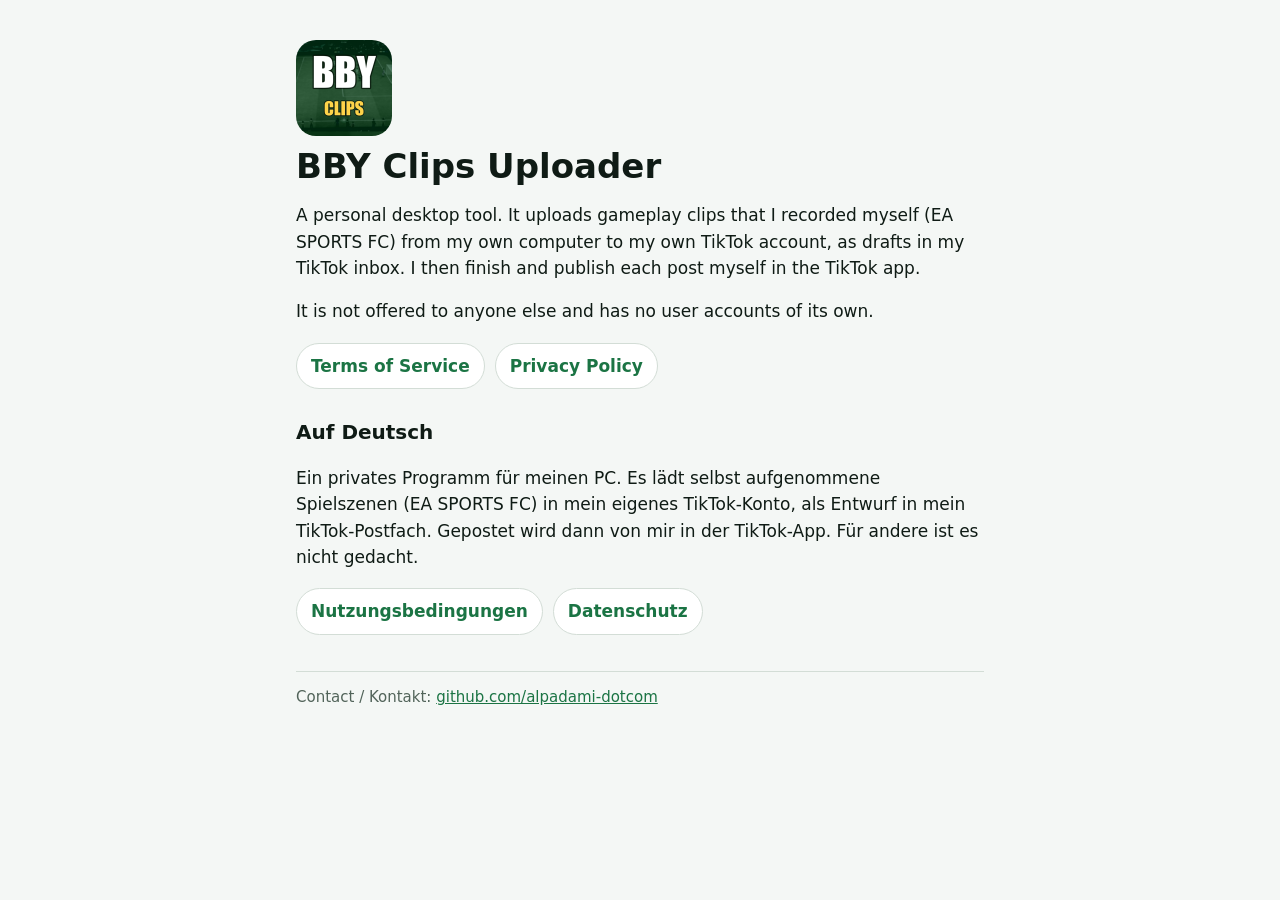
<file: index.html>
<!doctype html>
<html lang="en">
<head>
<meta charset="utf-8">
<meta name="viewport" content="width=device-width, initial-scale=1">
<title>BBY Clips Uploader</title>
<link rel="stylesheet" href="style.css">
</head>
<body>
<main>
  <img src="icon.png" alt="" width="96" height="96">
  <h1>BBY Clips Uploader</h1>
  <p>A personal desktop tool. It uploads gameplay clips that I recorded myself (EA SPORTS FC) from my own
    computer to my own TikTok account, as drafts in my TikTok inbox. I then finish and publish each post
    myself in the TikTok app.</p>
  <p>It is not offered to anyone else and has no user accounts of its own.</p>
  <nav>
    <a href="terms.html">Terms of Service</a>
    <a href="privacy.html">Privacy Policy</a>
  </nav>

  <h2 lang="de">Auf Deutsch</h2>
  <p lang="de">Ein privates Programm für meinen PC. Es lädt selbst aufgenommene Spielszenen (EA SPORTS FC) in mein
    eigenes TikTok-Konto, als Entwurf in mein TikTok-Postfach. Gepostet wird dann von mir in der TikTok-App.
    Für andere ist es nicht gedacht.</p>
  <nav lang="de">
    <a href="terms.html#de">Nutzungsbedingungen</a>
    <a href="privacy.html#de">Datenschutz</a>
  </nav>

  <footer>Contact / Kontakt: <a href="https://github.com/alpadami-dotcom">github.com/alpadami-dotcom</a></footer>
</main>
</body>
</html>
</file>
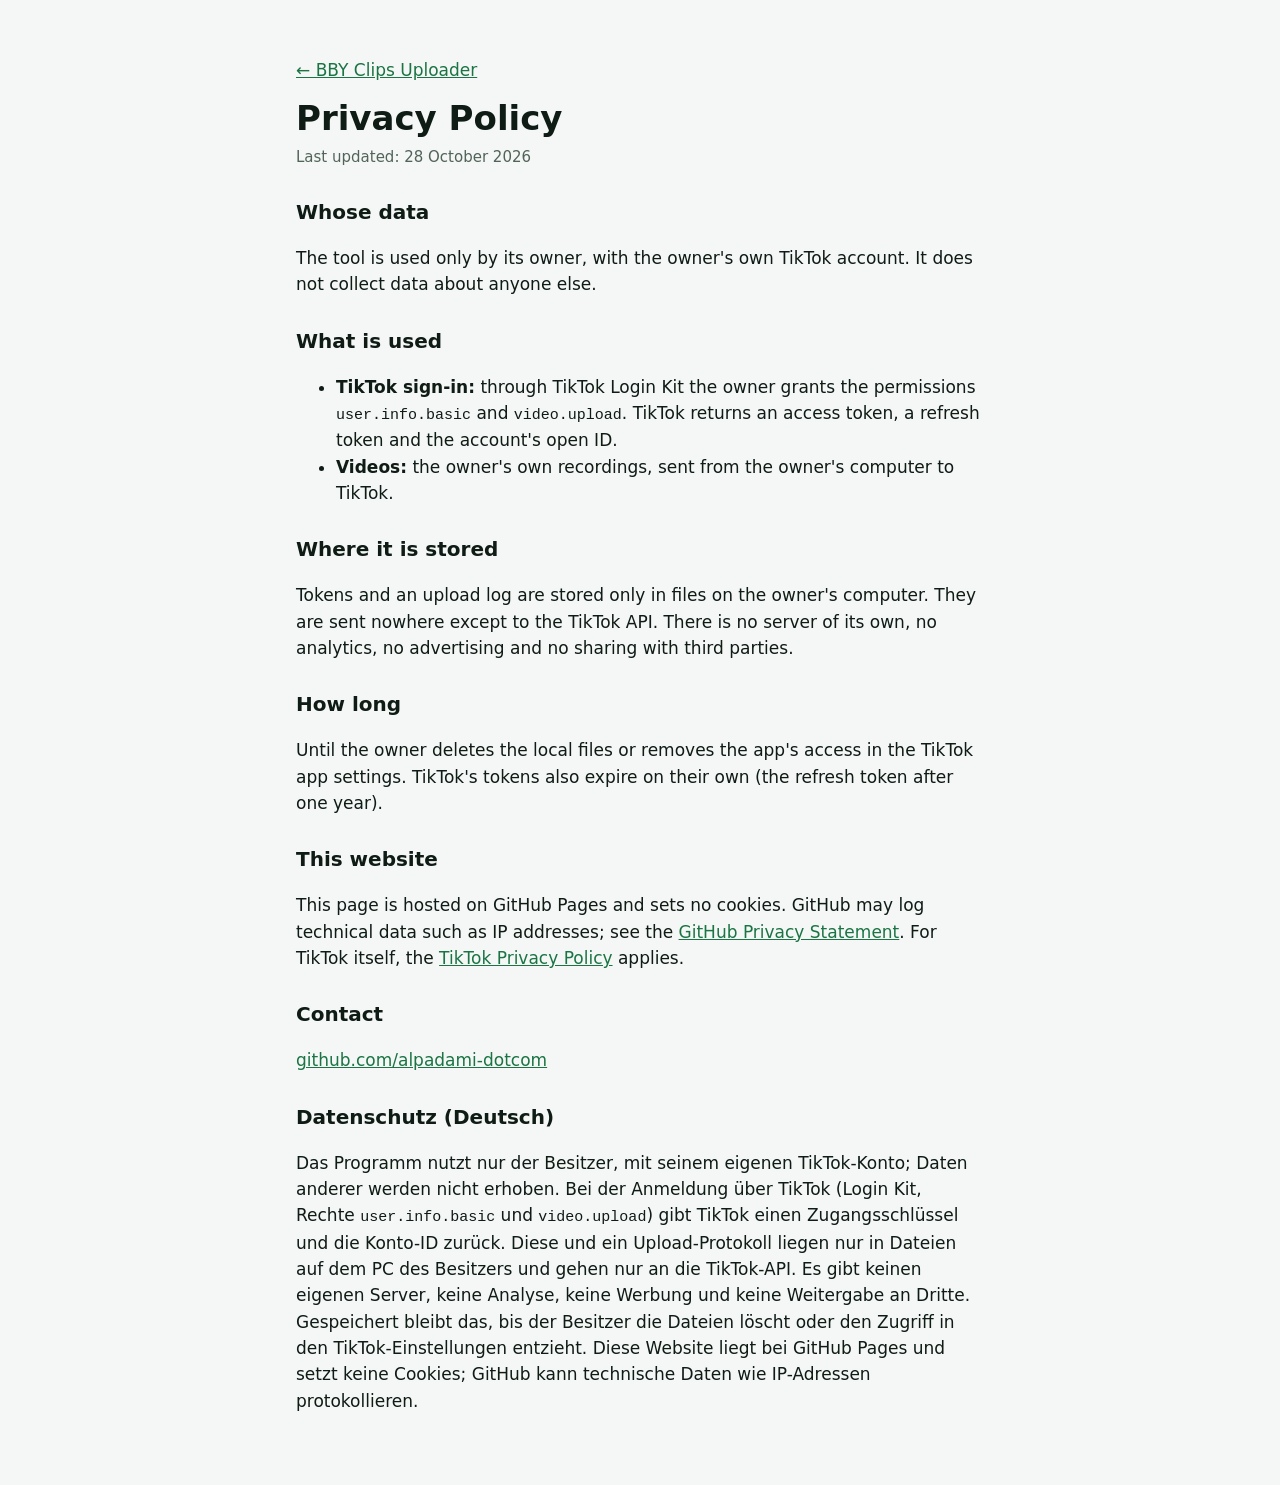
<file: privacy.html>
<!doctype html>
<html lang="en">
<head>
<meta charset="utf-8">
<meta name="viewport" content="width=device-width, initial-scale=1">
<title>Privacy Policy · BBY Clips Uploader</title>
<link rel="stylesheet" href="style.css">
</head>
<body>
<main>
  <p><a href="index.html">← BBY Clips Uploader</a></p>
  <h1>Privacy Policy</h1>
  <p class="stand">Last updated: 28 October 2026</p>

  <h2>Whose data</h2>
  <p>The tool is used only by its owner, with the owner's own TikTok account. It does not collect data about
    anyone else.</p>

  <h2>What is used</h2>
  <ul>
    <li><b>TikTok sign-in:</b> through TikTok Login Kit the owner grants the permissions
      <code>user.info.basic</code> and <code>video.upload</code>. TikTok returns an access token, a refresh
      token and the account's open ID.</li>
    <li><b>Videos:</b> the owner's own recordings, sent from the owner's computer to TikTok.</li>
  </ul>

  <h2>Where it is stored</h2>
  <p>Tokens and an upload log are stored only in files on the owner's computer. They are sent nowhere except
    to the TikTok API. There is no server of its own, no analytics, no advertising and no sharing with third
    parties.</p>

  <h2>How long</h2>
  <p>Until the owner deletes the local files or removes the app's access in the TikTok app settings. TikTok's
    tokens also expire on their own (the refresh token after one year).</p>

  <h2>This website</h2>
  <p>This page is hosted on GitHub Pages and sets no cookies. GitHub may log technical data such as IP
    addresses; see the <a href="https://docs.github.com/en/site-policy/privacy-policies/github-general-privacy-statement">GitHub
    Privacy Statement</a>. For TikTok itself, the <a href="https://www.tiktok.com/legal/privacy-policy">TikTok
    Privacy Policy</a> applies.</p>

  <h2>Contact</h2>
  <p><a href="https://github.com/alpadami-dotcom">github.com/alpadami-dotcom</a></p>

  <h2 id="de" lang="de">Datenschutz (Deutsch)</h2>
  <div lang="de">
    <p>Das Programm nutzt nur der Besitzer, mit seinem eigenen TikTok-Konto; Daten anderer werden nicht
      erhoben. Bei der Anmeldung über TikTok (Login Kit, Rechte <code>user.info.basic</code> und
      <code>video.upload</code>) gibt TikTok einen Zugangsschlüssel und die Konto-ID zurück. Diese und ein
      Upload-Protokoll liegen nur in Dateien auf dem PC des Besitzers und gehen nur an die TikTok-API. Es
      gibt keinen eigenen Server, keine Analyse, keine Werbung und keine Weitergabe an Dritte. Gespeichert
      bleibt das, bis der Besitzer die Dateien löscht oder den Zugriff in den TikTok-Einstellungen entzieht.
      Diese Website liegt bei GitHub Pages und setzt keine Cookies; GitHub kann technische Daten wie
      IP-Adressen protokollieren.</p>
  </div>
</main>
</body>
</html>
</file>
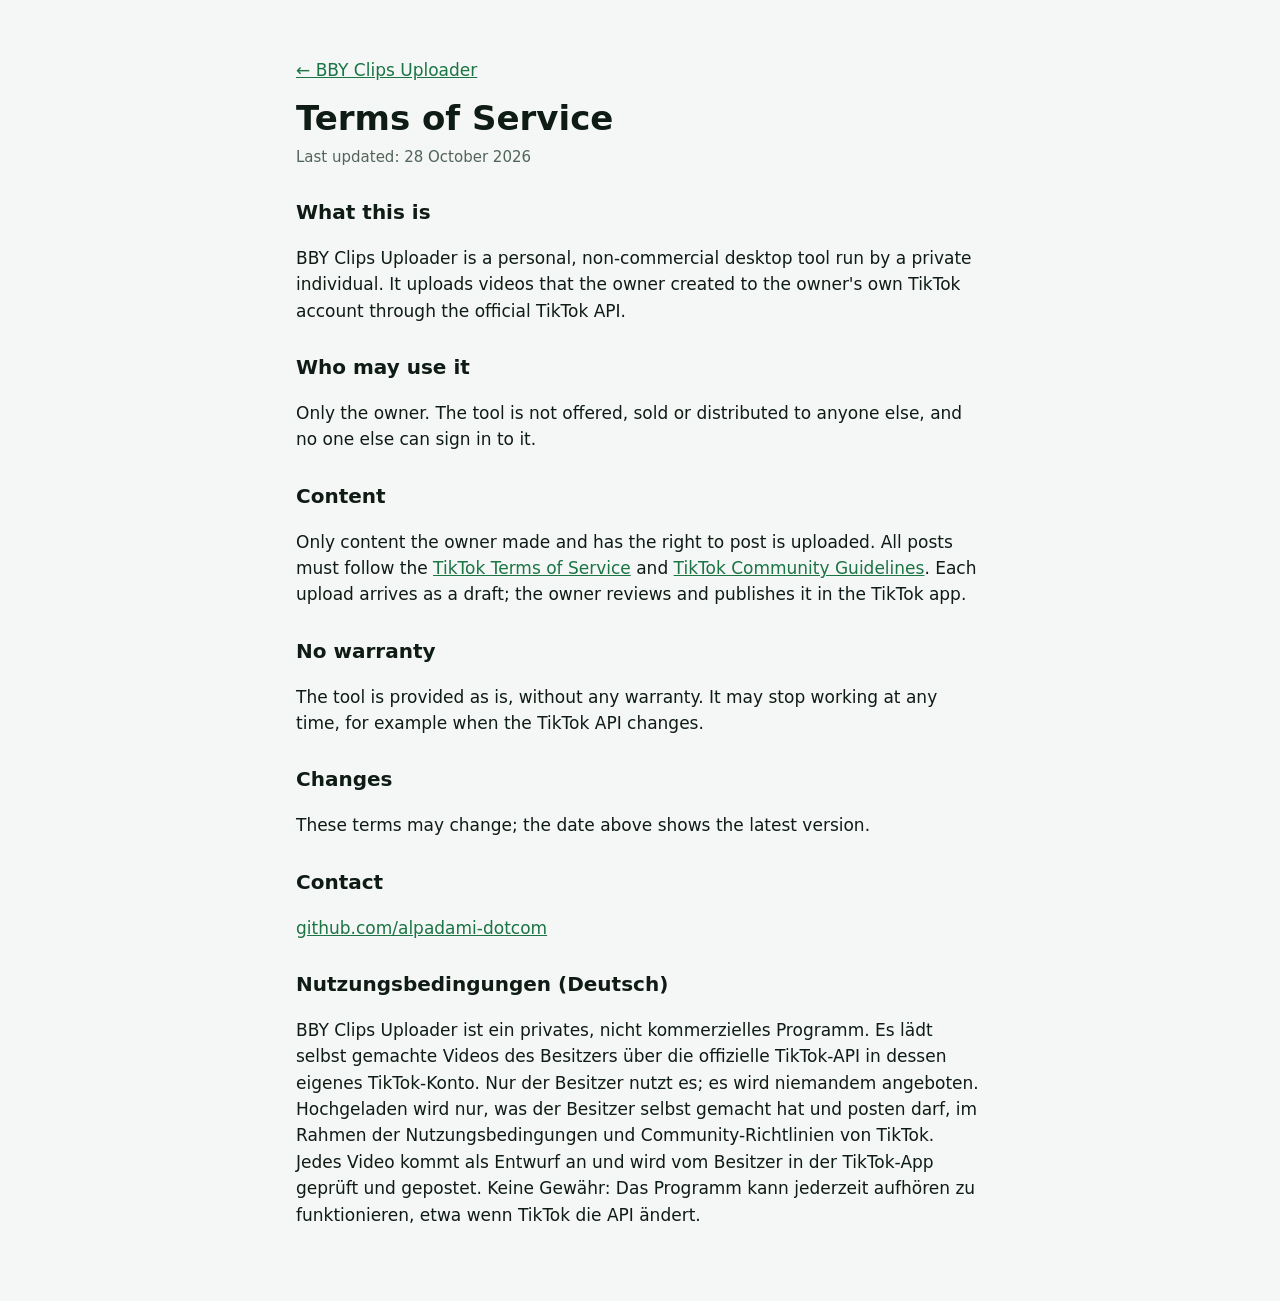
<file: terms.html>
<!doctype html>
<html lang="en">
<head>
<meta charset="utf-8">
<meta name="viewport" content="width=device-width, initial-scale=1">
<title>Terms of Service · BBY Clips Uploader</title>
<link rel="stylesheet" href="style.css">
</head>
<body>
<main>
  <p><a href="index.html">← BBY Clips Uploader</a></p>
  <h1>Terms of Service</h1>
  <p class="stand">Last updated: 28 October 2026</p>

  <h2>What this is</h2>
  <p>BBY Clips Uploader is a personal, non-commercial desktop tool run by a private individual. It uploads
    videos that the owner created to the owner's own TikTok account through the official TikTok API.</p>

  <h2>Who may use it</h2>
  <p>Only the owner. The tool is not offered, sold or distributed to anyone else, and no one else can sign
    in to it.</p>

  <h2>Content</h2>
  <p>Only content the owner made and has the right to post is uploaded. All posts must follow the
    <a href="https://www.tiktok.com/legal/terms-of-service">TikTok Terms of Service</a> and
    <a href="https://www.tiktok.com/community-guidelines">TikTok Community Guidelines</a>.
    Each upload arrives as a draft; the owner reviews and publishes it in the TikTok app.</p>

  <h2>No warranty</h2>
  <p>The tool is provided as is, without any warranty. It may stop working at any time, for example when
    the TikTok API changes.</p>

  <h2>Changes</h2>
  <p>These terms may change; the date above shows the latest version.</p>

  <h2>Contact</h2>
  <p><a href="https://github.com/alpadami-dotcom">github.com/alpadami-dotcom</a></p>

  <h2 id="de" lang="de">Nutzungsbedingungen (Deutsch)</h2>
  <div lang="de">
    <p>BBY Clips Uploader ist ein privates, nicht kommerzielles Programm. Es lädt selbst gemachte Videos des
      Besitzers über die offizielle TikTok-API in dessen eigenes TikTok-Konto. Nur der Besitzer nutzt es; es
      wird niemandem angeboten. Hochgeladen wird nur, was der Besitzer selbst gemacht hat und posten darf,
      im Rahmen der Nutzungsbedingungen und Community-Richtlinien von TikTok. Jedes Video kommt als Entwurf
      an und wird vom Besitzer in der TikTok-App geprüft und gepostet. Keine Gewähr: Das Programm kann
      jederzeit aufhören zu funktionieren, etwa wenn TikTok die API ändert.</p>
  </div>
</main>
</body>
</html>
</file>
<file: style.css>
:root { --bg: #f4f7f5; --text: #0f1b15; --leise: #52645a; --akzent: #1b7444; --flaeche: #ffffff; --rand: #d3ddd6; }
@media (prefers-color-scheme: dark) {
  :root { --bg: #0b1310; --text: #e8f0eb; --leise: #9db0a5; --akzent: #52c283; --flaeche: #13201a; --rand: #25372d; }
}
* { box-sizing: border-box; }
body { margin: 0; background: var(--bg); color: var(--text); font: 17px/1.55 system-ui, -apple-system, "Segoe UI", sans-serif; }
main { max-width: 720px; margin: 0 auto; padding: 40px 16px 56px; }
h1 { margin: 12px 0 8px; font-size: 34px; line-height: 1.1; }
h2 { margin: 28px 0 6px; font-size: 20px; }
p, li { max-width: 68ch; }
a { color: var(--akzent); }
img { border-radius: 20px; display: block; }
nav { display: flex; flex-wrap: wrap; gap: 10px; margin: 18px 0; }
nav a { padding: 9px 14px; border-radius: 999px; background: var(--flaeche); border: 1px solid var(--rand); text-decoration: none; font-weight: 600; }
.stand { color: var(--leise); font-size: 15px; margin-top: 0; }
code { font-size: 15px; }
footer { margin-top: 36px; padding-top: 14px; border-top: 1px solid var(--rand); color: var(--leise); font-size: 15px; }
</file>
